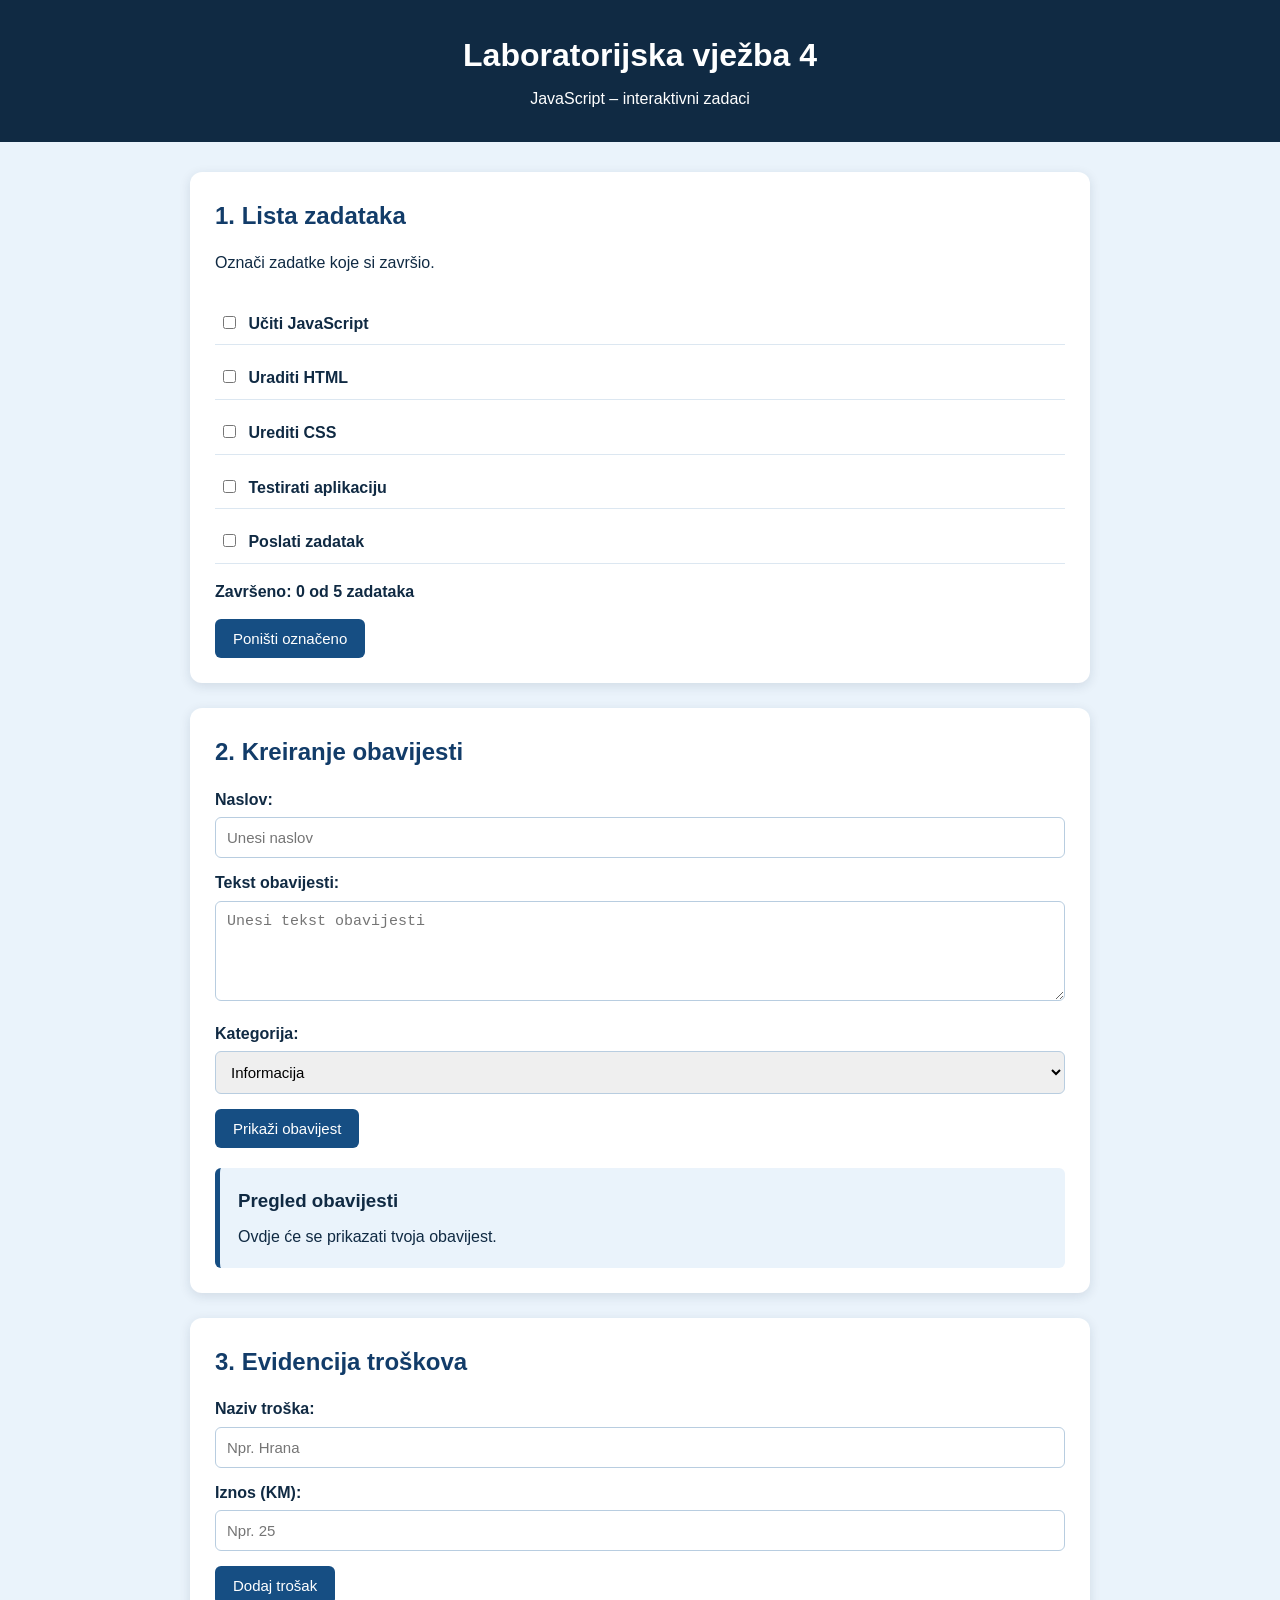
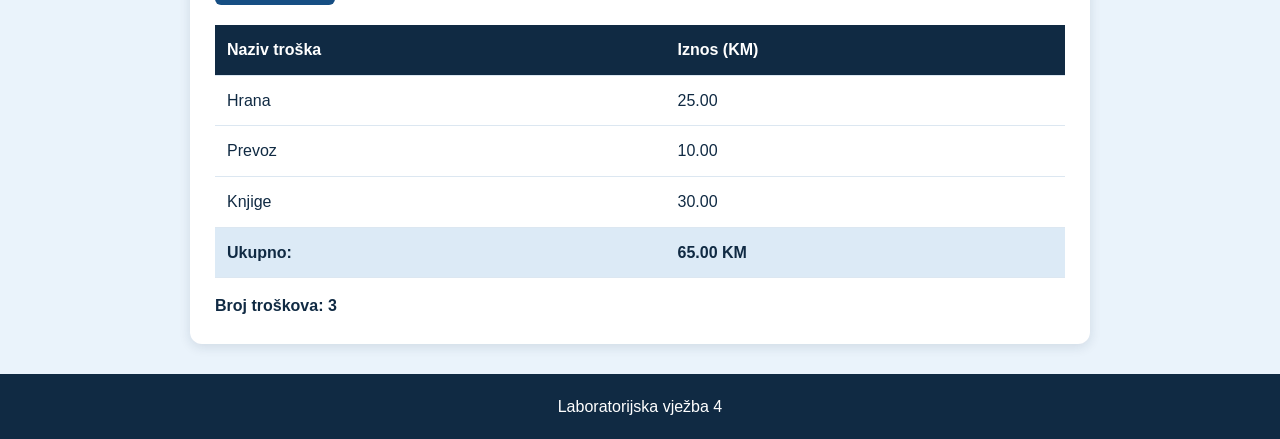
<file: index.html>
<!DOCTYPE html>
<html lang="bs">
<head>
    <meta charset="UTF-8">
    <meta name="viewport" content="width=device-width, initial-scale=1.0">
    <title>Laboratorijska vježba 4</title>
    <link rel="stylesheet" href="style.css">
</head>
<body>

    <header>
        <h1>Laboratorijska vježba 4</h1>
        <p>JavaScript – interaktivni zadaci</p>
    </header>

    <main>

        <!-- ZADATAK 1: CHECKLISTA -->
        <section class="card">
            <h2>1. Lista zadataka</h2>
            <p>Označi zadatke koje si završio.</p>

            <ul id="taskList">
                <li><label><input type="checkbox"> Učiti JavaScript</label></li>
                <li><label><input type="checkbox"> Uraditi HTML</label></li>
                <li><label><input type="checkbox"> Urediti CSS</label></li>
                <li><label><input type="checkbox"> Testirati aplikaciju</label></li>
                <li><label><input type="checkbox"> Poslati zadatak</label></li>
            </ul>

            <p id="taskSummary">Završeno: 0 od 5 zadataka</p>
            <button id="resetTasks">Poništi označeno</button>
        </section>

        <!-- ZADATAK 2: OBAVIJEST -->
        <section class="card">
            <h2>2. Kreiranje obavijesti</h2>

            <form id="announcementForm">
                <label for="announcementTitle">Naslov:</label>
                <input type="text" id="announcementTitle"
                       placeholder="Unesi naslov">

                <label for="announcementText">Tekst obavijesti:</label>
                <textarea id="announcementText"
                          placeholder="Unesi tekst obavijesti"></textarea>

                <label for="announcementCategory">Kategorija:</label>
                <select id="announcementCategory">
                    <option value="info">Informacija</option>
                    <option value="warning">Upozorenje</option>
                    <option value="success">Obavijest</option>
                </select>

                <button type="submit">Prikaži obavijest</button>
            </form>

            <div id="announcementPreview" class="preview">
                <h3>Pregled obavijesti</h3>
                <p>Ovdje će se prikazati tvoja obavijest.</p>
            </div>
        </section>

        <!-- ZADATAK 3: TROŠKOVI -->
        <section class="card">
            <h2>3. Evidencija troškova</h2>

            <form id="expenseForm">
                <label for="expenseName">Naziv troška:</label>
                <input type="text" id="expenseName"
                       placeholder="Npr. Hrana">

                <label for="expenseAmount">Iznos (KM):</label>
                <input type="number" id="expenseAmount"
                       placeholder="Npr. 25">

                <button type="submit">Dodaj trošak</button>
            </form>

            <div class="table-container">
                <table>
                    <thead>
                        <tr>
                            <th>Naziv troška</th>
                            <th>Iznos (KM)</th>
                        </tr>
                    </thead>

                    <tbody id="expenseTable">
                        <tr>
                            <td>Hrana</td>
                            <td>25.00</td>
                        </tr>
                        <tr>
                            <td>Prevoz</td>
                            <td>10.00</td>
                        </tr>
                        <tr>
                            <td>Knjige</td>
                            <td>30.00</td>
                        </tr>
                    </tbody>

                    <tfoot>
                        <tr>
                            <th>Ukupno:</th>
                            <th id="totalAmount">65.00 KM</th>
                        </tr>
                    </tfoot>
                </table>
            </div>

            <p id="expenseCount">Broj troškova: 3</p>
        </section>

    </main>

    <footer>
        <p>Laboratorijska vježba 4</p>
    </footer>

    <script src="script.js"></script>
</body>
</html>
</file>
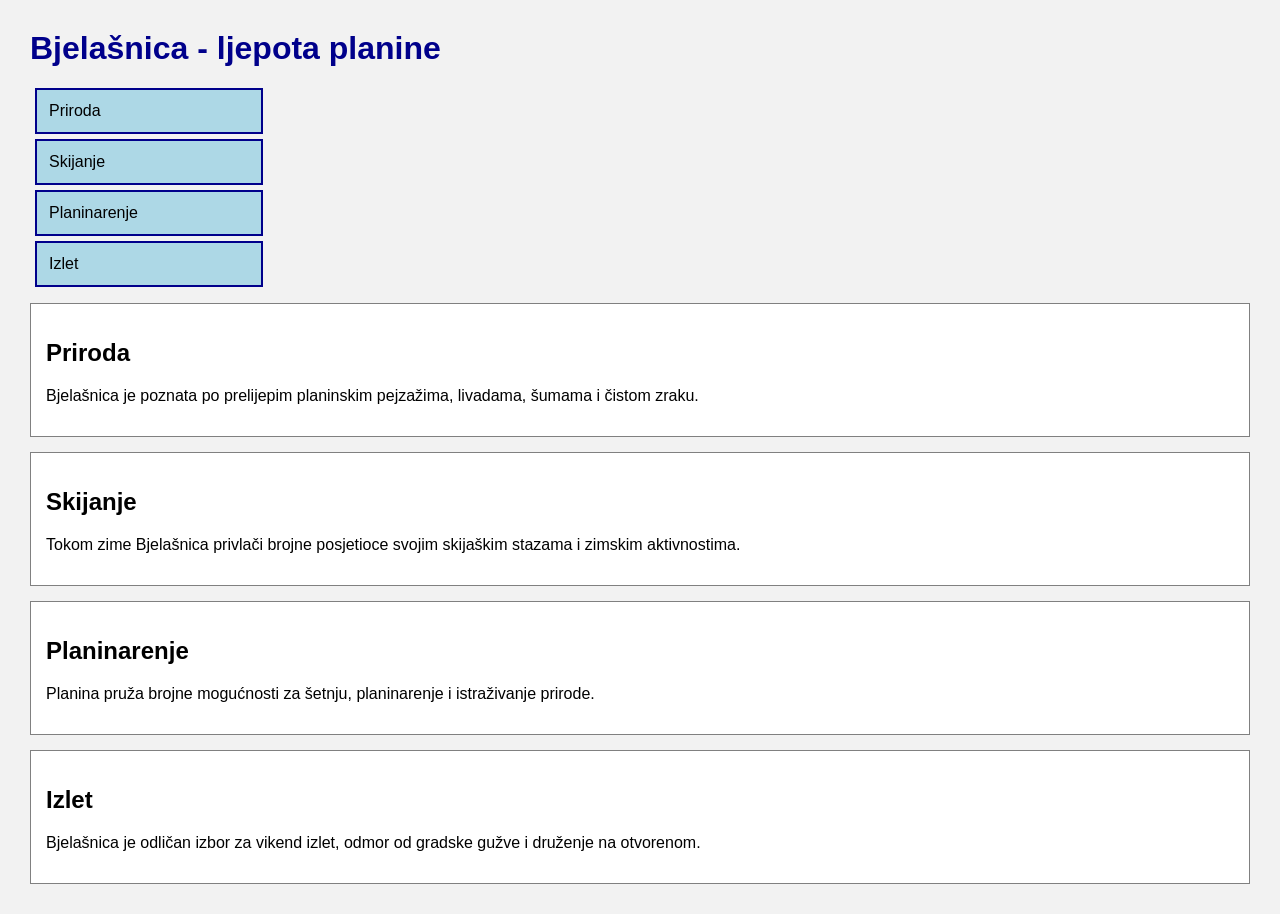
<file: lv2/zad2.html>
<!DOCTYPE html>
<html lang="bs">
<head>
    <meta charset="UTF-8">
    <title>Bjelašnica - turistička destinacija</title>
    <link rel="stylesheet" href="zad2.css">
</head>
<body>

    <h1>Bjelašnica - ljepota planine</h1>

    <ul class="meni">
        <li><a href="#priroda">Priroda</a></li>
        <li><a href="#skijanje">Skijanje</a></li>
        <li><a href="#planinarenje">Planinarenje</a></li>
        <li><a href="#izlet">Izlet</a></li>
    </ul>

    <div id="priroda">
        <h2>Priroda</h2>
        <p>Bjelašnica je poznata po prelijepim planinskim pejzažima,
        livadama, šumama i čistom zraku.</p>
    </div>

    <div id="skijanje">
        <h2>Skijanje</h2>
        <p>Tokom zime Bjelašnica privlači brojne posjetioce
        svojim skijaškim stazama i zimskim aktivnostima.</p>
    </div>

    <div id="planinarenje">
        <h2>Planinarenje</h2>
        <p>Planina pruža brojne mogućnosti za šetnju,
        planinarenje i istraživanje prirode.</p>
    </div>

    <div id="izlet">
        <h2>Izlet</h2>
        <p>Bjelašnica je odličan izbor za vikend izlet,
        odmor od gradske gužve i druženje na otvorenom.</p>
    </div>

</body>
</html>
</file>
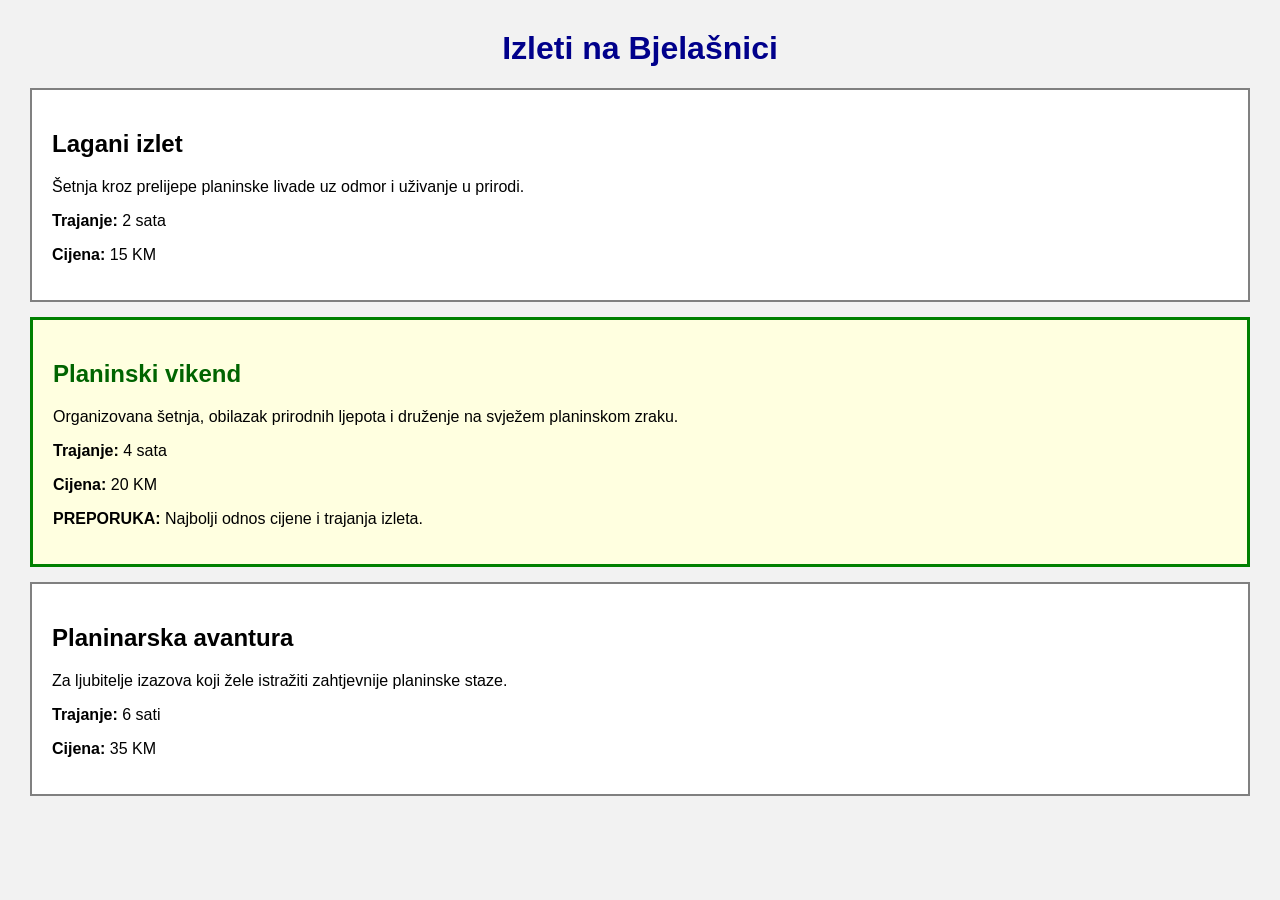
<file: lv2/zad3.html>
<!DOCTYPE html>
<html lang="bs">
<head>
    <meta charset="UTF-8">
    <title>Izleti na Bjelašnici</title>
    <link rel="stylesheet" href="zad3.css">
</head>
<body>

    <h1 id="naslov">Izleti na Bjelašnici</h1>

    <div class="ponuda">
        <h2>Lagani izlet</h2>
        <p>Šetnja kroz prelijepe planinske livade uz odmor i
        uživanje u prirodi.</p>
        <p><strong>Trajanje:</strong> 2 sata</p>
        <p><strong>Cijena:</strong> 15 KM</p>
    </div>

    <div class="ponuda preporucena">
        <h2>Planinski vikend</h2>
        <p>Organizovana šetnja, obilazak prirodnih ljepota
        i druženje na svježem planinskom zraku.</p>
        <p><strong>Trajanje:</strong> 4 sata</p>
        <p><strong>Cijena:</strong> 20 KM</p>
        <p><strong>PREPORUKA:</strong> Najbolji odnos cijene
        i trajanja izleta.</p>
    </div>

    <div class="ponuda">
        <h2>Planinarska avantura</h2>
        <p>Za ljubitelje izazova koji žele istražiti
        zahtjevnije planinske staze.</p>
        <p><strong>Trajanje:</strong> 6 sati</p>
        <p><strong>Cijena:</strong> 35 KM</p>
    </div>

</body>
</html>
</file>
<file: style.css>
* {
    box-sizing: border-box;
    margin: 0;
    padding: 0;
}

body {
    font-family: Arial, sans-serif;
    background-color: #eaf3fb;
    color: #102a43;
    line-height: 1.6;
}

header {
    background-color: #102a43;
    color: white;
    text-align: center;
    padding: 30px 15px;
}

header h1 {
    margin-bottom: 5px;
}

main {
    width: 90%;
    max-width: 900px;
    margin: 30px auto;
}

.card {
    background-color: white;
    padding: 25px;
    margin-bottom: 25px;
    border-radius: 12px;
    box-shadow: 0 3px 12px rgba(16, 42, 67, 0.12);
}

h2 {
    color: #123c69;
    margin-bottom: 15px;
}

ul {
    list-style: none;
    margin: 15px 0;
}

li {
    padding: 8px;
    border-bottom: 1px solid #dce7f1;
}

input[type="checkbox"] {
    margin-right: 8px;
}

label {
    display: block;
    margin-top: 12px;
    font-weight: bold;
}

input[type="text"],
input[type="number"],
textarea,
select {
    width: 100%;
    padding: 11px;
    margin-top: 5px;
    border: 1px solid #b8cde0;
    border-radius: 6px;
    font-size: 15px;
}

textarea {
    min-height: 100px;
    resize: vertical;
}

button {
    background-color: #164e83;
    color: white;
    border: none;
    padding: 11px 18px;
    margin-top: 15px;
    border-radius: 6px;
    cursor: pointer;
    font-size: 15px;
}

button:hover {
    background-color: #0b2f50;
}

#taskSummary,
#expenseCount {
    font-weight: bold;
    margin-top: 15px;
}

.preview {
    background-color: #eaf3fb;
    border-left: 5px solid #164e83;
    padding: 18px;
    margin-top: 20px;
    border-radius: 6px;
}

.preview h3 {
    margin-bottom: 8px;
}

.preview.info {
    border-left-color: #164e83;
    background-color: #eaf3fb;
}

.preview.warning {
    border-left-color: #d97706;
    background-color: #fff7e6;
}

.preview.success {
    border-left-color: #16804a;
    background-color: #e8f7ee;
}

.table-container {
    overflow-x: auto;
    margin-top: 20px;
}

table {
    width: 100%;
    border-collapse: collapse;
}

th,
td {
    padding: 12px;
    text-align: left;
    border-bottom: 1px solid #dce7f1;
}

thead {
    background-color: #102a43;
    color: white;
}

tfoot {
    background-color: #dceaf6;
    font-weight: bold;
}

footer {
    text-align: center;
    padding: 20px;
    background-color: #102a43;
    color: white;
}

@media (max-width: 600px) {
    main {
        width: 94%;
        margin: 15px auto;
    }

    .card {
        padding: 17px;
    }

    header h1 {
        font-size: 23px;
    }
}
</file>
<file: lv2/zad2.css>
body {
    font-family: Arial, sans-serif;
    margin: 30px;
    background-color: #f2f2f2;
}

h1 {
    color: darkblue;
}

/* Izgled liste menija */
.meni {
    list-style-type: none;
    padding: 0;
}

/* Zajednički stil linkova */
.meni a {
    display: inline;
    width: 200px;
    padding: 12px;
    margin: 5px;
    border: 2px solid darkblue;
    background-color: lightblue;
    color: black;
    text-decoration: none;
}

/* Promjena izgleda kada je miš iznad linka */
.meni a:hover {
    background-color: darkblue;
    color: white;
}

/* Izgled odjeljaka */
#priroda, #skijanje, #planinarenje, #izlet {
    background-color: white;
    padding: 15px;
    margin-top: 15px;
    border: 1px solid gray;
}

/* FINALNI PRIKAZ: block */
.meni a {
    display: block;
    width: 200px;
}
</file>
<file: lv2/zad3.css>
body {
    font-family: Arial, sans-serif;
    background-color: #f2f2f2;
    margin: 30px;
}

/* Jedinstveni ID za glavni naslov */
#naslov {
    color: darkblue;
    text-align: center;
}

/* Zajednički stil za sve tri ponude */
.ponuda {
    background-color: white;
    padding: 20px;
    margin-bottom: 15px;
    border: 2px solid gray;
    font-family: Arial, sans-serif;
}

/* Poseban stil za preporučenu ponudu */
.preporucena {
    background-color: lightyellow;
    border: 3px solid green;
}

.preporucena h2 {
    color: darkgreen;
}
</file>
